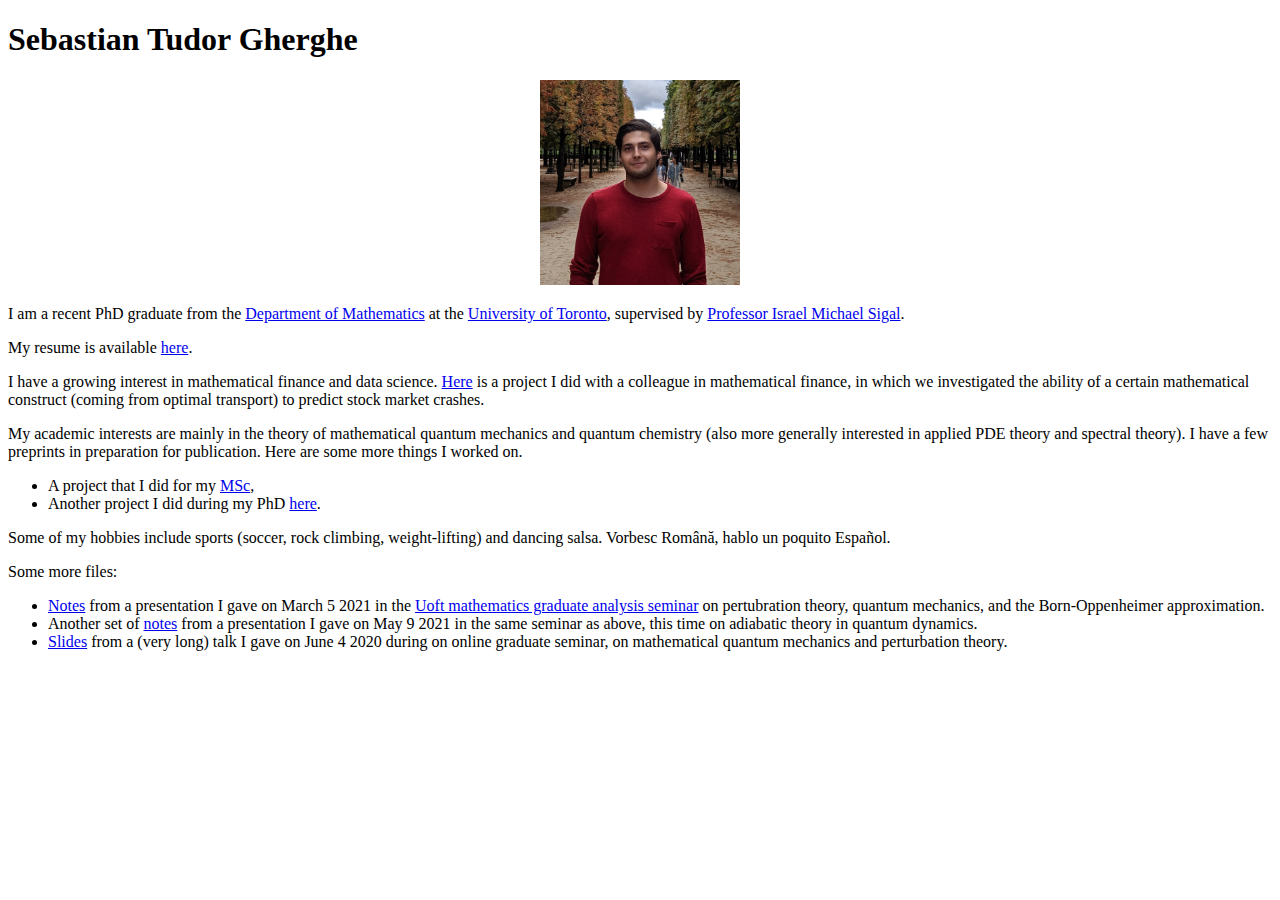
<file: index.html>
<!doctype html>
<html lang="en">
<head>
    <meta charset="utf-8">

    <title>Sebastian</title>
    <!--link rel="icon" href="./resources/favicon.ico" -->
   
    <link rel="stylesheet" href="https://latex.now.sh/style.css">

    <meta name="viewport" content="width=device-width, initial-scale=1">
</head>
<body>
    <div class="centerFlex">
        <div class="main">
            <h1>Sebastian Tudor Gherghe </h1>

            <figure>
                <center>
                    <img alt="Sebastian pic" src="./resources/piccropped.jpg" loading="lazy" width="200" />
                </center>
            </figure>

            </p>
                I am a recent PhD graduate from the <a href="https://www.math.toronto.edu/cms/">Department of Mathematics</a> at the 
                <a href="https://www.utoronto.ca">University of Toronto</a>, supervised by 
                <a href="https://www.math.toronto.edu/sigal/">Professor Israel Michael Sigal</a>.
                <!-- I completed my undergraduate degree in mathematics and physics, 
                    and my master's in mathematics, also at the University of Toronto. -->
            </p>
            
            <p>My resume is available <a href="./resources/SG_resume_17Sep2024.pdf">here</a>.</p>
            
            <p>I have a growing interest in mathematical finance and data science. <a href="https://arxiv.org/pdf/2405.07134">Here</a> is a project I did with a colleague in mathematical finance, in which we investigated the ability of a certain mathematical construct (coming from optimal transport) to predict stock market crashes.</p>
            
            <p>
                My academic interests are mainly in the theory of mathematical quantum mechanics and quantum chemistry (also more generally interested in applied PDE theory and spectral theory). I have a few preprints in preparation for publication. Here are some more things I worked on.
                <ul>
                  <li>A project that I did for my <a href="./resources/Existence and Stability HP System_Sebastian.pdf">MSc</a>,</li>
                  <li>Another project I did during my PhD <a href="https://arxiv.org/pdf/2407.04640">here</a>.</li>
                </ul>
            </p>

                <p>
                   Some of my hobbies include sports (soccer, rock climbing, weight-lifting) and dancing salsa. 
                   Vorbesc Rom&acirc;n&#259;, hablo un poquito Espa&ntilde;ol.
                </p>
                
                <p>
                   Some more files:
                  <ul>
                    <li> <a href="./resources/PerturbTheory__Mar5.pdf">Notes</a> from a presentation I gave on March 5 2021 in the <a href = "https://www.math.toronto.edu/joaqsan/index.html">Uoft mathematics graduate analysis seminar</a> on pertubration theory, quantum mechanics, and the Born-Oppenheimer approximation.</li>
                    <li> Another set of <a href="./resources/Firstorder_AdiabaticQM_may_19.pdf">notes</a> from a presentation I gave on May 9 2021 in the same seminar as above, this time on adiabatic theory in quantum dynamics.</li>
                    <li><a href = "./resources/Feschbach-Schur map.pdf">Slides</a> from a (very long) talk I gave on June 4 2020 during on online graduate seminar, on mathematical quantum mechanics and perturbation theory.</li>
                </ul>
                </p>
                
        </div>
    </div>
  </body>
</html>
</file>
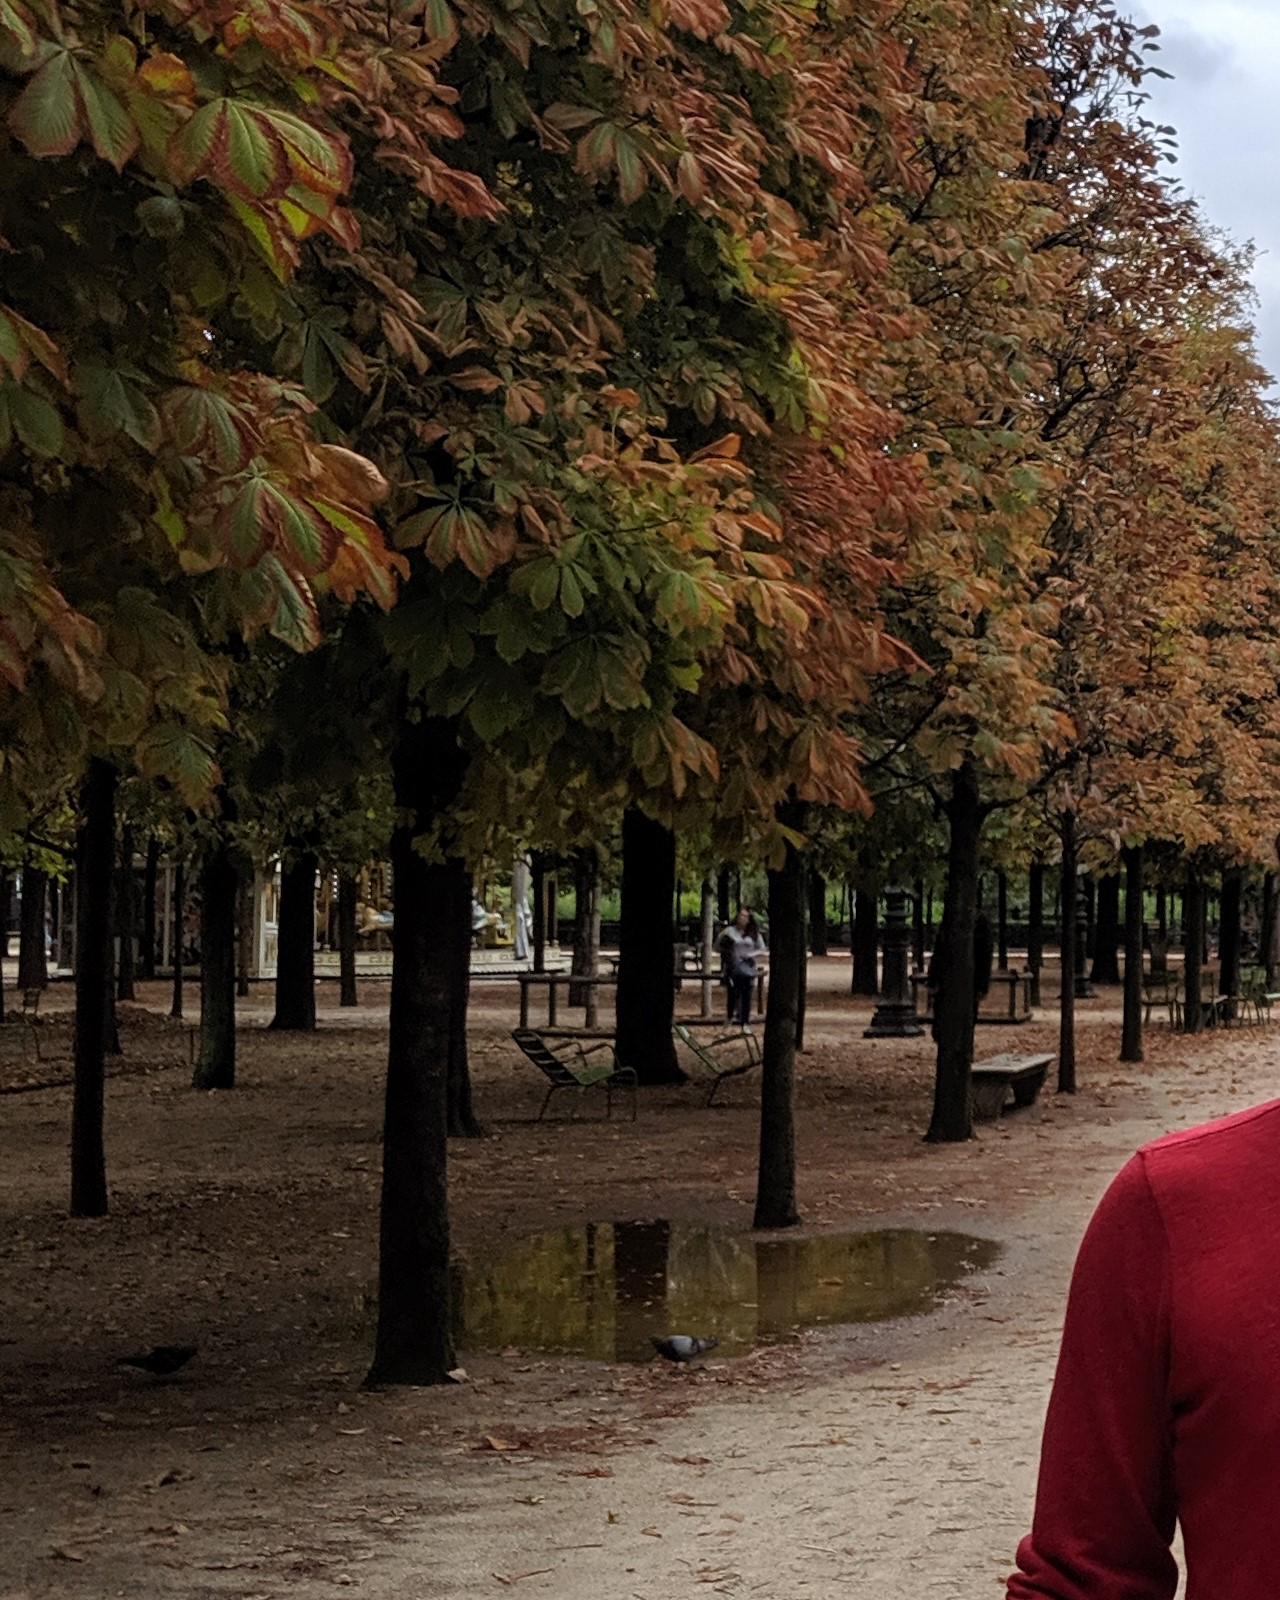
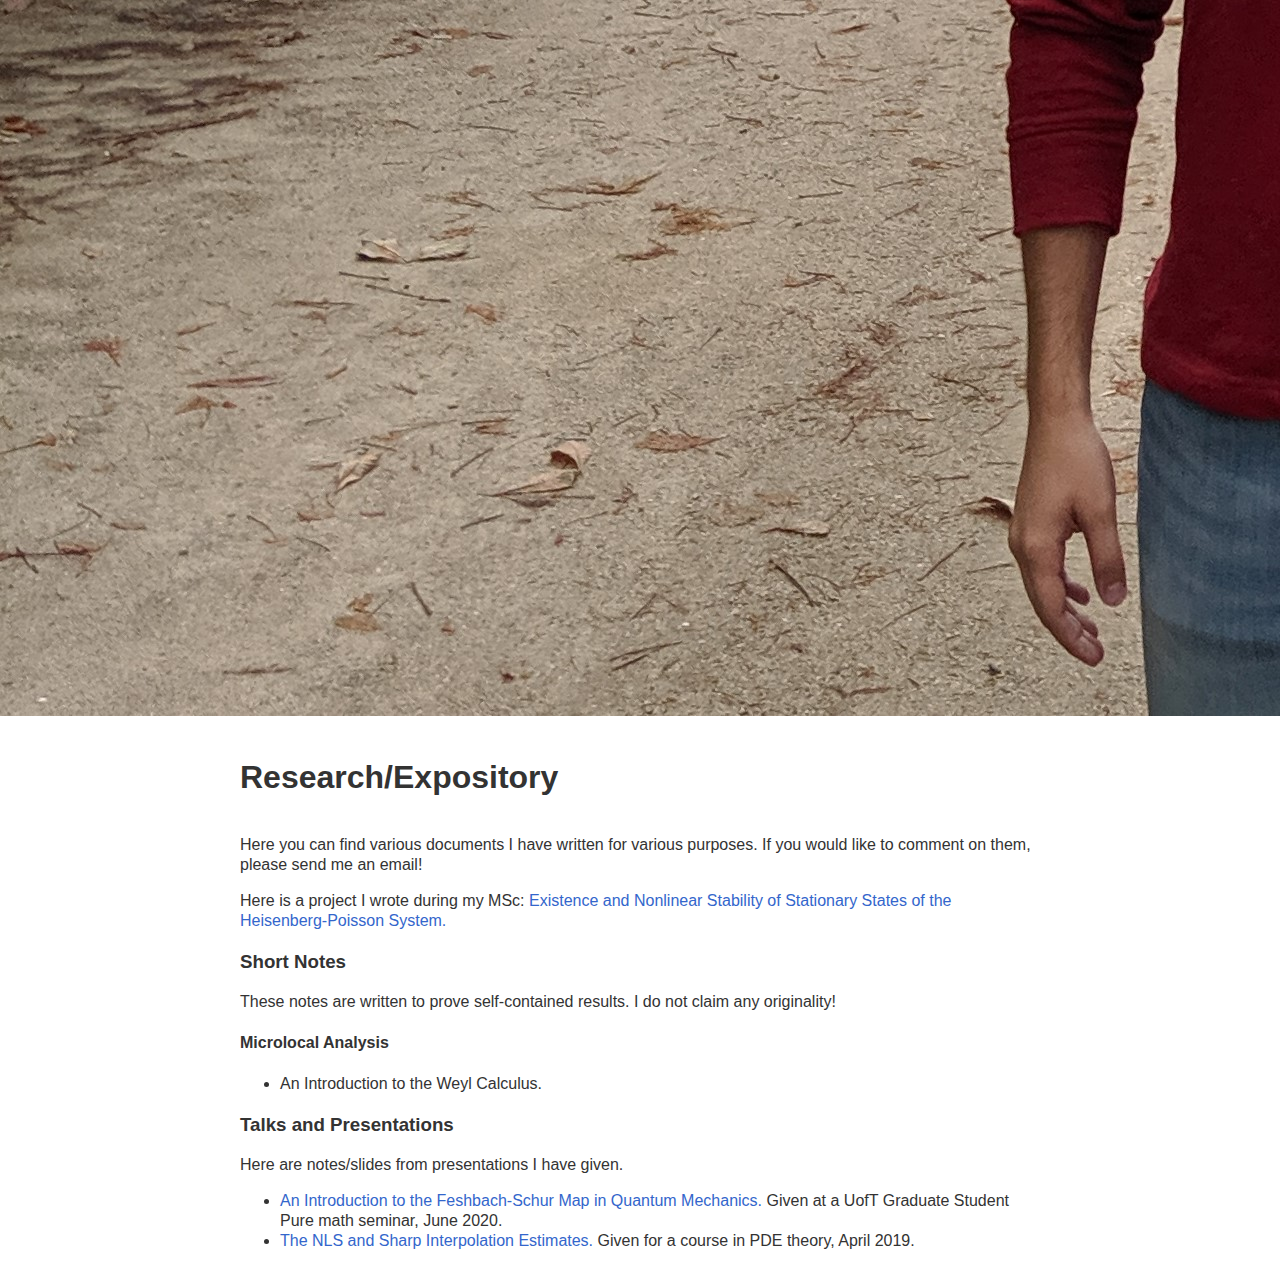
<file: expository.html>
<!doctype html>
<html lang="en">
<head>
    <meta charset="utf-8">

    <title>Sebastian</title>
    <!--link rel="icon" href="./resources/favicon.ico" -->
    <link rel="stylesheet" type="text/css" href="style.css">

    <meta name="viewport" content="width=device-width,minimum-scale=1,initial-scale=1">
</head>
<body>
    <img src="./resources/pic.jpg" alt="Sebastian pic" title="Sebastian" class="pic" />
    <div class="centerFlex">
        <div class="main">
            <div style="float:left"> 
                <div class="title">
                    <h1>Research/Expository</h1>
                </div>
                <p>
                   Here you can find various documents I have written for various purposes. If you would like to comment on them, please send me an email! 
                </p>

                <p>
                    Here is a project I wrote during my MSc:  <a href="./resources/Existence and Stability HP System_Sebastian.pdf">
                        Existence and Nonlinear Stability of Stationary States of the Heisenberg-Poisson System.</a>
                </p>

                <h3>
                    Short Notes
                </h3>
                    These notes are written to prove self-contained results. I do not claim any originality!
                <h4>
                    Microlocal Analysis
                </h4>
                <ul>
                    <li>An Introduction to the Weyl Calculus.</li>
                </ul>

                <h3>
                    Talks and Presentations
                </h3>
                Here are notes/slides from presentations I have given. 
                <ul> 
                    <li> <a href="./resources/Feschbach-Schur map.pdf">An Introduction to the Feshbach-Schur Map in Quantum Mechanics.</a> Given at a UofT 
                        Graduate Student Pure math seminar, June 2020. </li>
                    <li> <a href="./resources/NLS and Sharp Interpolation Estimates.pdf">The NLS and Sharp Interpolation Estimates.</a> Given for a course 
                        in PDE theory, April 2019.</li>
                </ul>
                
            </div>
        </div>
    </div>
  </body>
</html>
</file>
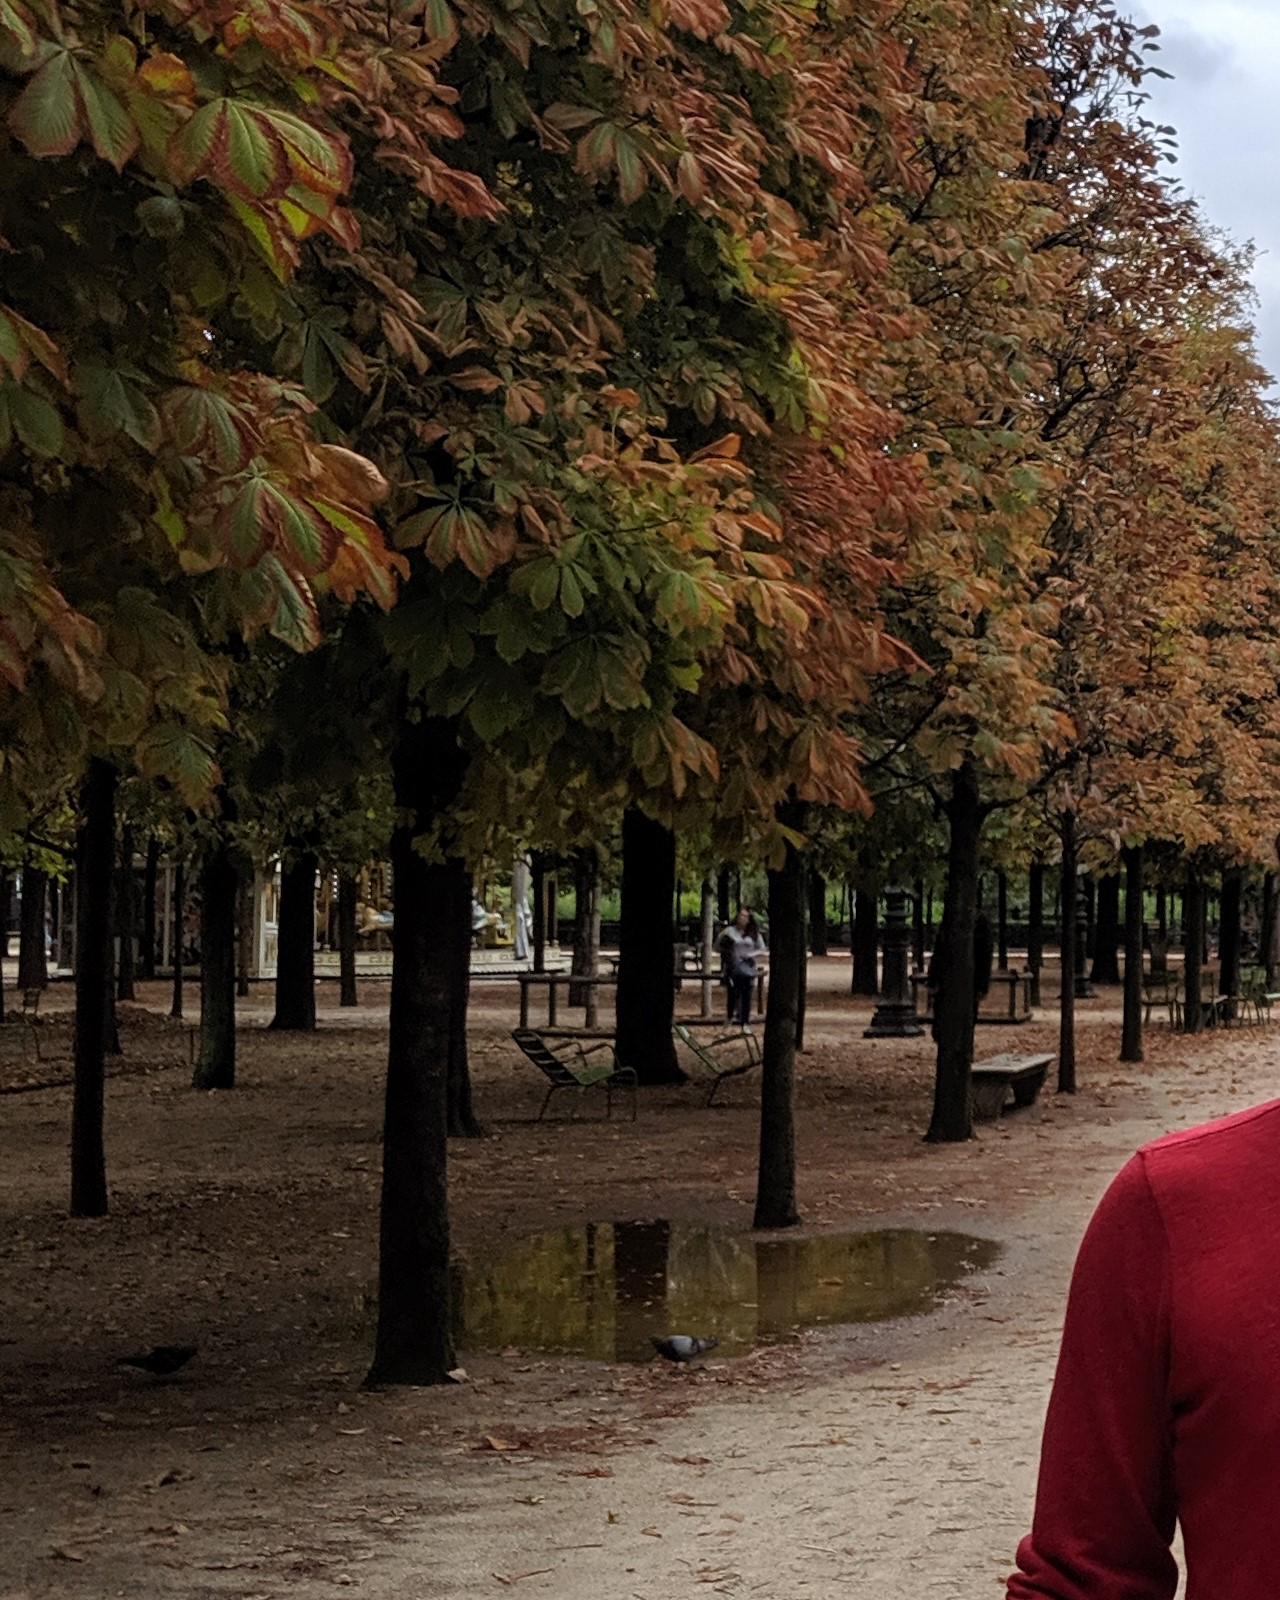
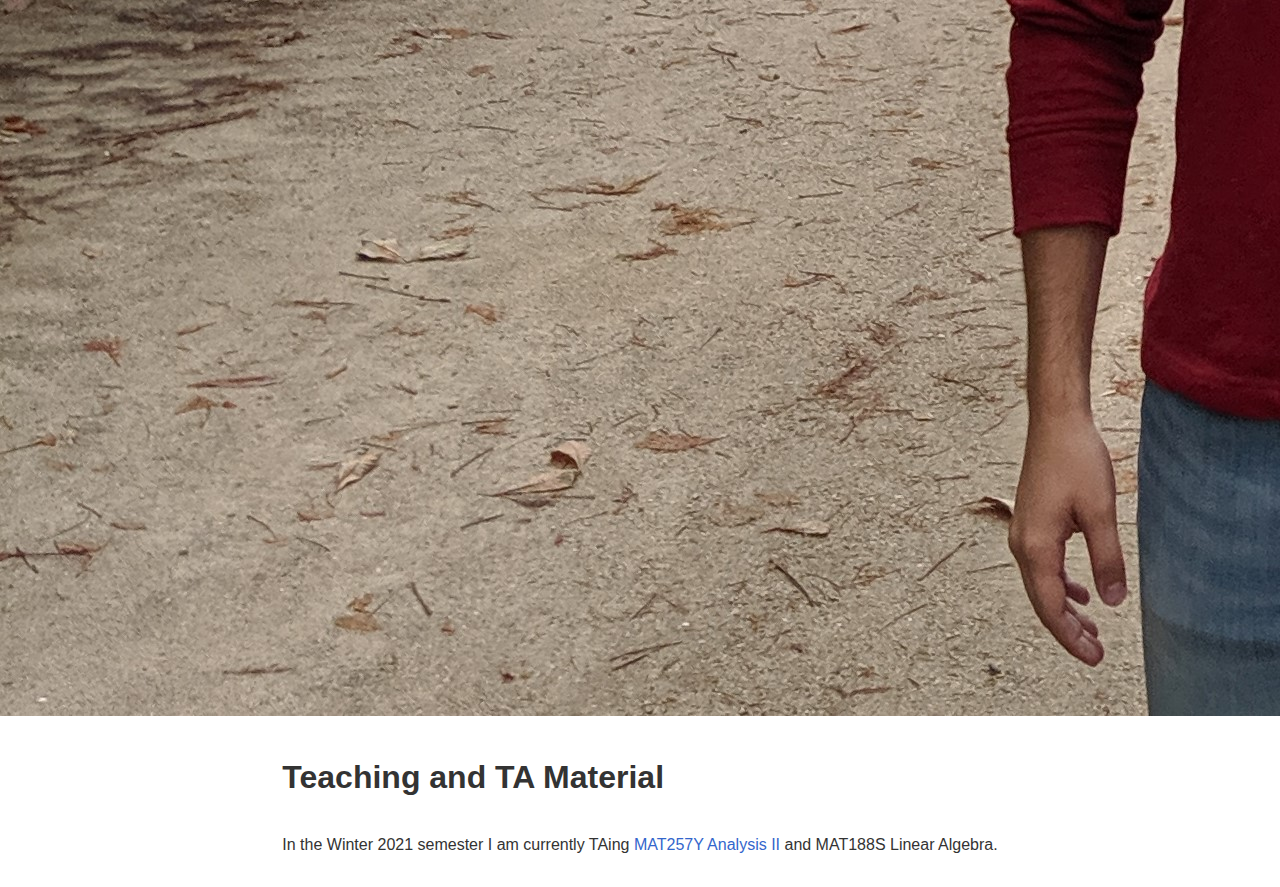
<file: teaching.html>
<!doctype html>
<html lang="en">
<head>
    <meta charset="utf-8">

    <title>Sebastian</title>
    <!--link rel="icon" href="./resources/favicon.ico" -->
    <link rel="stylesheet" type="text/css" href="style.css">

    <meta name="viewport" content="width=device-width,minimum-scale=1,initial-scale=1">
</head>
<body>
    <img src="./resources/pic.jpg" alt="Sebastian pic" title="Sebastian" class="pic" />
    <div class="centerFlex">
        <div class="main">
            <div style="float:left"> 
                <div class="title">
                    <h1>Teaching and TA Material</h1>
                </div>
                <p>
                    In the Winter 2021 semester I am currently TAing <a href="http://drorbn.net/AcademicPensieve/Classes/2021-257-AnalysisII/">MAT257Y Analysis II</a> 
                    and MAT188S Linear Algebra. 
                </p>
            </div>
        </div>
    </div>
  </body>
</html>
</file>
<file: style.css>
body {
    margin: auto 0;
    height: 0vh;
}

.centerFlex {
    display: flex;
    align-items: center;
    justify-content: center;
    height: 100%;
}

.main {
    font-family: sans-serif;
    font-size: 16px;
    color: #333;
    max-width: 50em;
    line-height: 1.25;
    margin: auto 0;
    padding: 1em;
}

.main a {
    text-decoration: none;
    color: #3366CC;
}

.main a:visited {
    color: #4C33CC;
}

.main a:hover {
        text-decoration: underline;
        cursor: pointer;
}

.title {
    display: flex;
    align-items: center;
}

.main img {
    margin-right: 1em;
    width: 20em;
}
</file>
